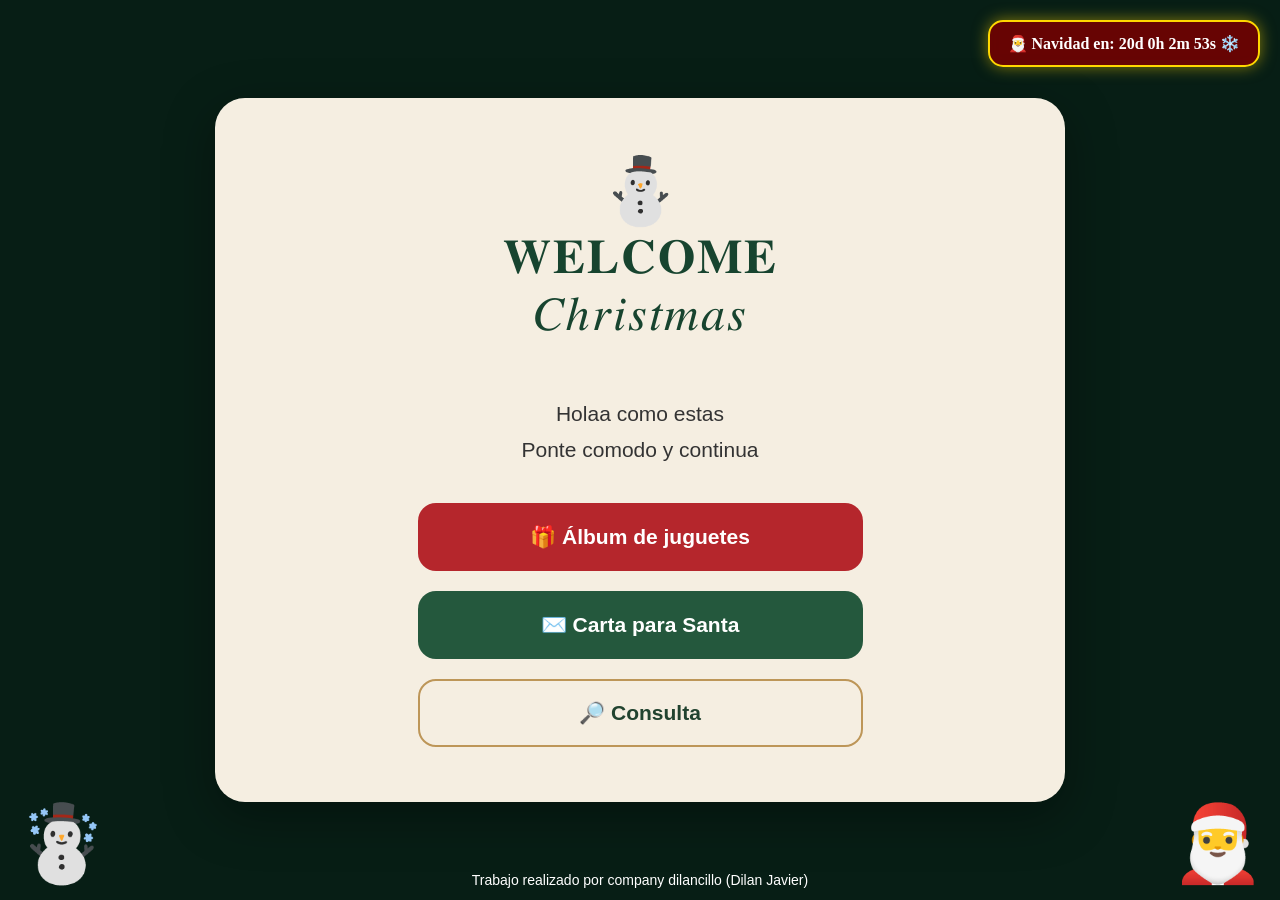
<file: index.html>
<html>
<html lang="es">
<head>
    <meta charset="UTF-8">
    <meta name="viewport" content="width=device-width, initial-scale=1.0">
    <title>Menú Navideño</title>
    <link rel="stylesheet" href="index.css">
    <script src="navidad.js" defer></script>
</head>
<body>

    <video class="video-fondo" autoplay muted loop playsinline>
    <source src="3565-172488151.mp4" type="video/mp4">
</video>

<div class="capa-oscura"></div>

    <div class="nieve"></div>

    <div class="bola-nieve" id="bola">
        ❄️
    </div>

    <main class="contenedor">

        <header class="encabezado">
            <div class="corona">⛄</div>
            <h1>𝐖𝐄𝐋𝐂𝐎𝐌𝐄<br>𝐶ℎ𝑟𝑖𝑠𝑡𝑚𝑎𝑠 </h1>
            <div class="adorno"></div>
        </header>

        <p class="bienvenida">
          Holaa como estas <br>
            Ponte comodo y continua
        </p>

        <nav class="botones">
            <a href="mainalbum.html" class="boton rojo">
                🎁 Álbum de juguetes
            </a>

            <a href="carta.html" class="boton verde">
                ✉️ Carta para Santa
            </a>

            <a href="consulta.html" class="boton dorado">
                🔎 Consulta
            </a>
        </nav>

    </main>

    <div class="personaje nieve-personaje">☃️</div>
    <div class="personaje santa">🎅</div>

    <footer>
       Trabajo realizado por company dilancillo (Dilan Javier)
    </footer>


    <div id="contador-navidad">
    🎅 Navidad en:
    <span id="dias">00</span>d
    <span id="horas">00</span>h
    <span id="minutos">00</span>m
    <span id="segundos">00</span>s ❄️
</div>

<script src="contador.js"></script>
    
</body>
</html>
</file>
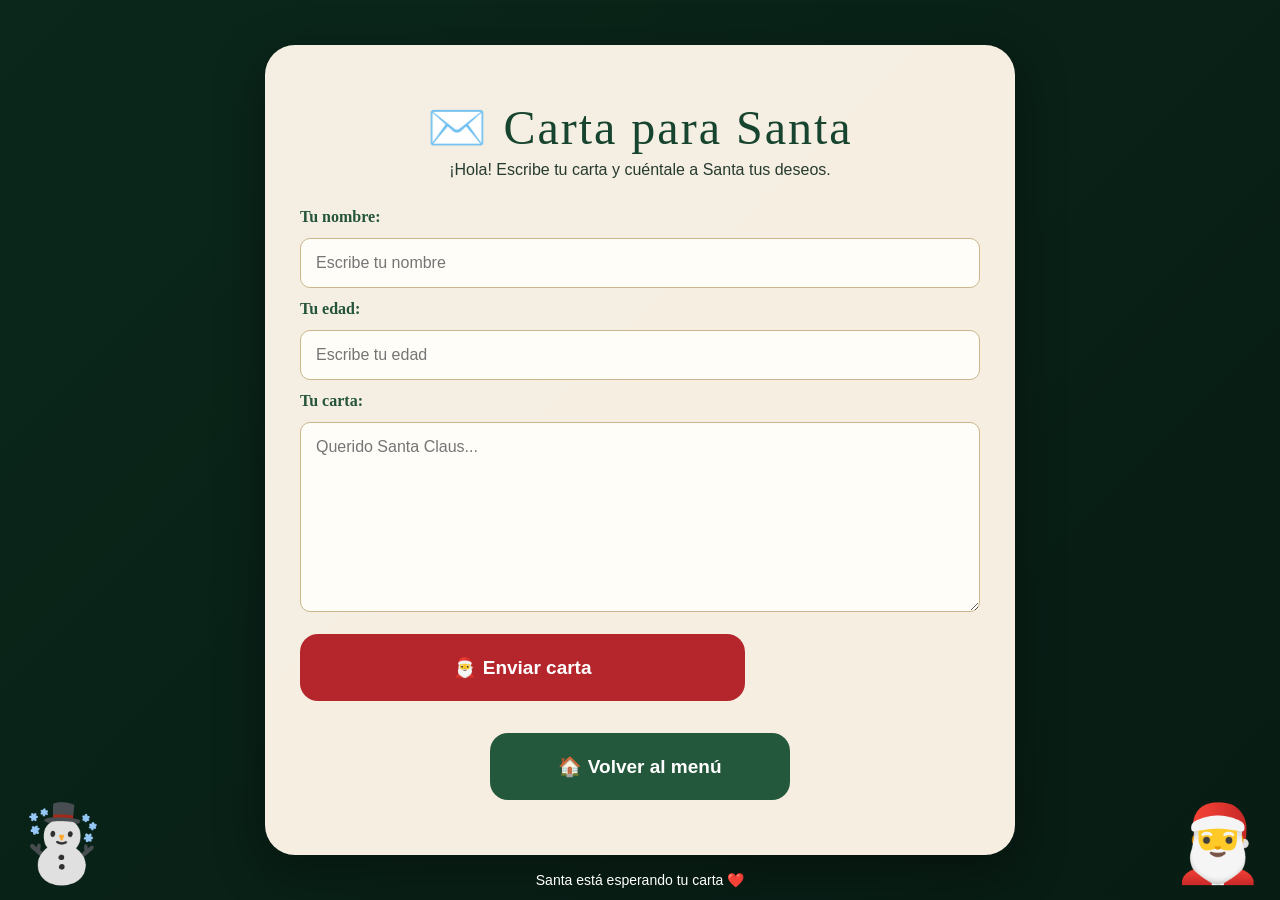
<file: carta.html>
<html>
<html lang="es">
<head>
    <meta charset="UTF-8">
    <meta name="viewport" content="width=device-width, initial-scale=1.0">
    <title>Carta para Santa</title>
    <link rel="stylesheet" href="carta.css">
    <script src="navidad.js" defer></script>
    <script src="carta.js" defer></script>
</head>
<body>

    <video class="video-fondo" autoplay muted loop playsinline>
    <source src="3565-172488151.mp4" type="video/mp4">
</video>

<div class="capa-oscura"></div>

    <div class="nieve"></div>

    <main class="contenedor pagina">

        <h1>✉️ Carta para Santa</h1>

        <p>¡Hola! Escribe tu carta y cuéntale a Santa tus deseos.</p>

        <form id="formulario">

            <label for="nombre">Tu nombre:</label>
            <input type="text" id="nombre"
                   placeholder="Escribe tu nombre" required>

            <label for="edad">Tu edad:</label>
            <input type="number" id="edad"
                   placeholder="Escribe tu edad"
                   min="1" max="120" required>

            <label for="mensaje">Tu carta:</label>
            <textarea id="mensaje"
                placeholder="Querido Santa Claus..."
                required></textarea>

            <button type="submit" class="boton rojo">
                🎅 Enviar carta
            </button>

            <p id="resultado"></p>

        </form>

        <a href="index.html" class="boton verde volver">
            🏠 Volver al menú
        </a>

    </main>

    <div class="personaje nieve-personaje">☃️</div>
    <div class="personaje santa">🎅</div>

    <footer>Santa está esperando tu carta ❤️</footer>

</body>
</html>
</file>
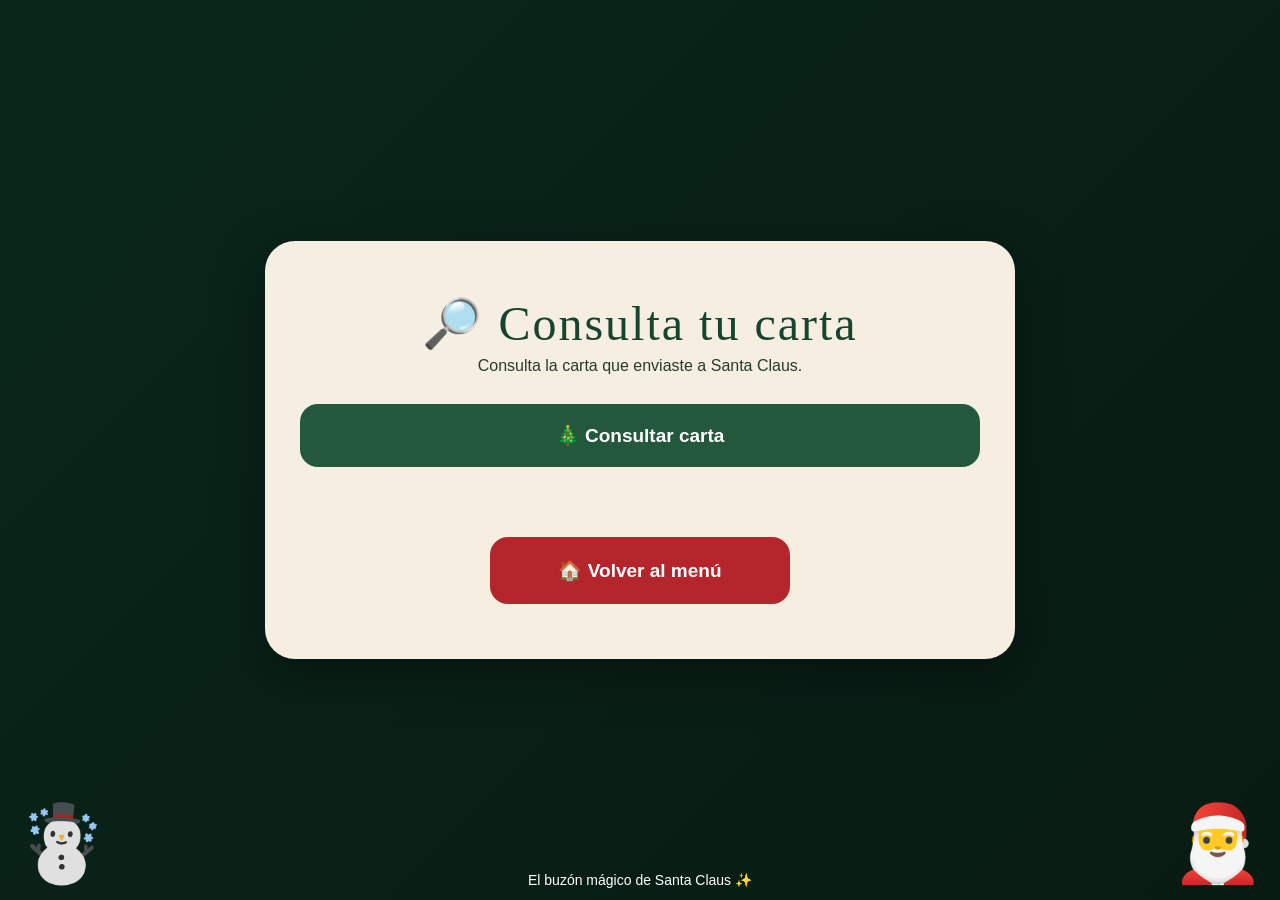
<file: consulta.html>
<html>
<html lang="es">
<head>
    <meta charset="UTF-8">
    <meta name="viewport" content="width=device-width, initial-scale=1.0">
    <title>Consulta tu carta</title>
    <link rel="stylesheet" href="consulta.css">
    <script src="navidad.js" defer></script>
    <script src="carta.js" defer></script>
</head>
<body>

    <video class="video-fondo" autoplay muted loop playsinline>
    <source src="3565-172488151.mp4" type="video/mp4">
</video>

<div class="capa-oscura"></div>

    <div class="nieve"></div>

    <main class="contenedor pagina">

        <h1>🔎 Consulta tu carta</h1>

        <p>Consulta la carta que enviaste a Santa Claus.</p>

        <button id="consultar" class="boton verde">
            🎄 Consultar carta
        </button>

        <section id="datos" class="carta-guardada" hidden>

            <h2>🎅 Carta recibida</h2>

            <p><strong>Nombre:</strong> <span id="nombreGuardado"></span></p>

            <p><strong>Edad:</strong> <span id="edadGuardada"></span></p>

            <h3>Mensaje:</h3>

            <div id="mensajeGuardado"></div>

        </section>

        <p id="aviso"></p>

        <a href="index.html" class="boton rojo volver">
            🏠 Volver al menú
        </a>

    </main>

    <div class="personaje nieve-personaje">☃️</div>
    <div class="personaje santa">🎅</div>

    <footer>El buzón mágico de Santa Claus ✨</footer>

</body>
</html>
</file>
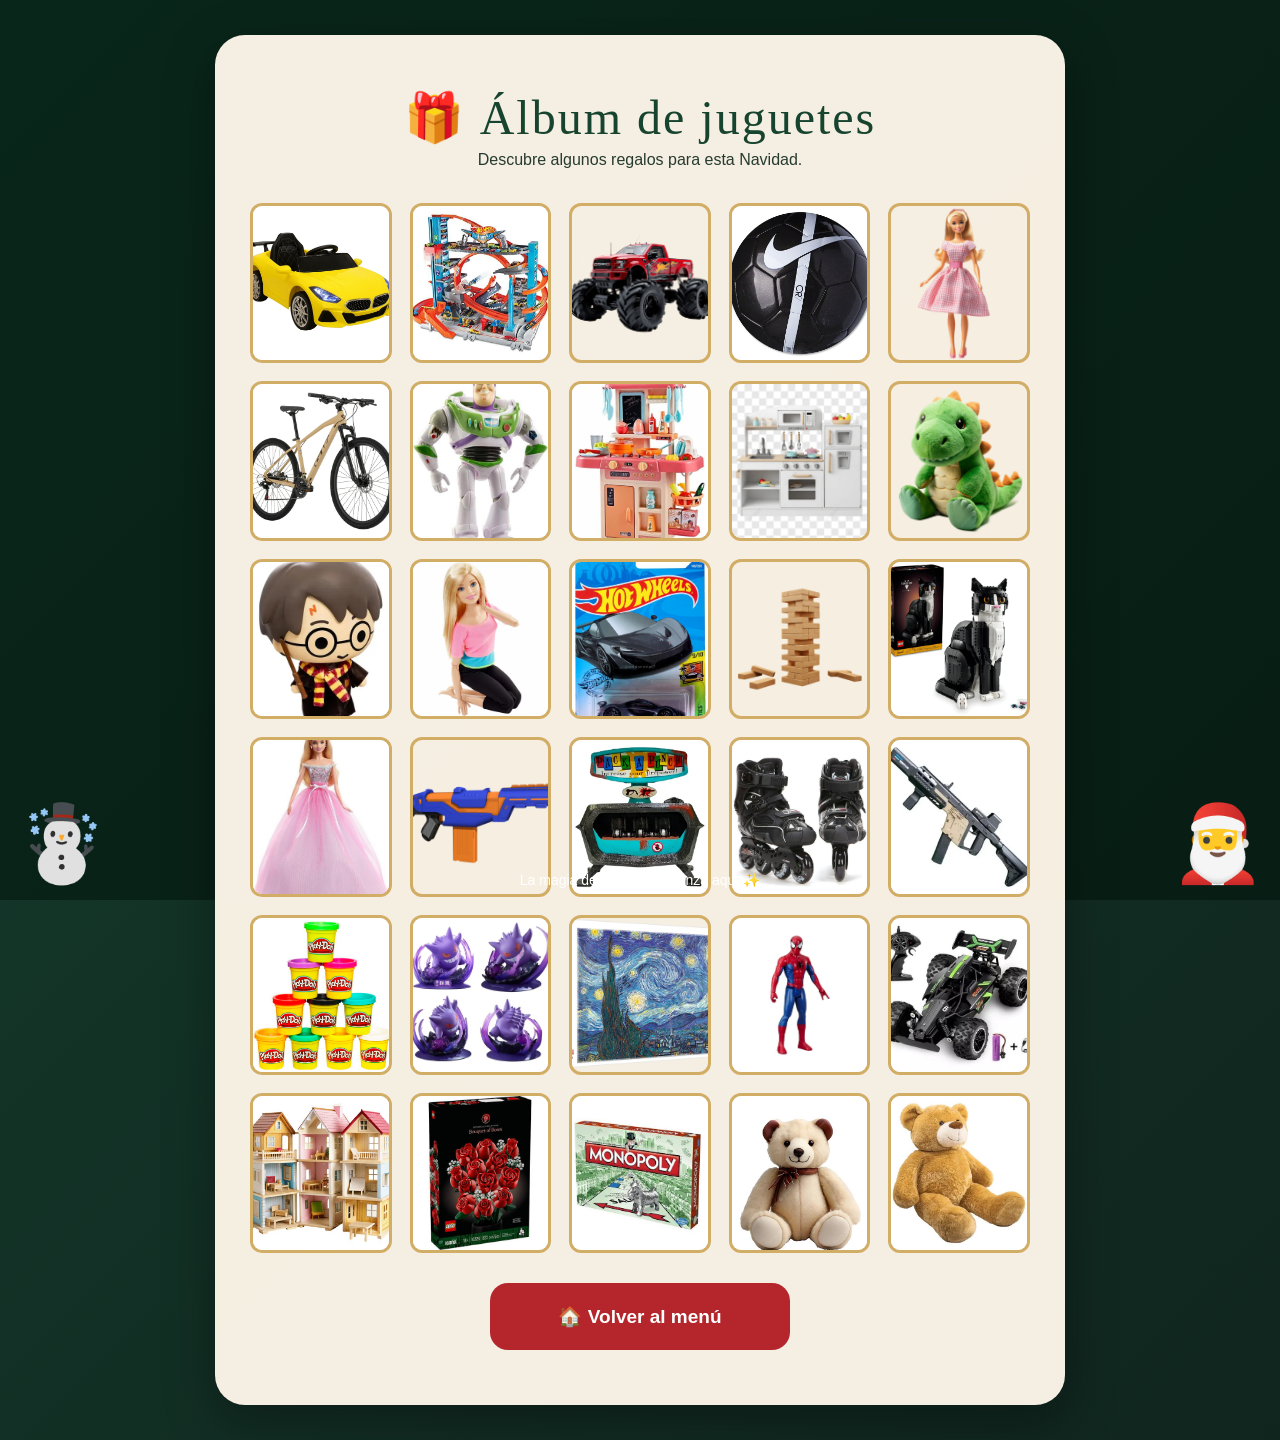
<file: mainalbum.html>
<html>
<html lang="es">
<head>
    <meta charset="UTF-8">
    <meta name="viewport" content="width=device-width, initial-scale=1.0">
    <title>Álbum de juguetes</title>
    <link rel="stylesheet" href="mainalbum.css">
    <script src="navidad.js" defer></script>
</head>
<body>

    <video class="video-fondo" autoplay muted loop playsinline>
    <source src="3565-172488151.mp4" type="video/mp4">
</video>

<div class="capa-oscura"></div>

    <div class="nieve"></div>

    <main class="contenedor pagina">
        <h1>🎁 Álbum de juguetes</h1>
        <p>Descubre algunos regalos para esta Navidad.</p>

      <section class="galeria">

    <div class="juguete">
        <img src="auto montable.jpg" alt="Juguete 1">
    </div>

    <div class="juguete">
        <img src="88f3281b89f314ed0b6603752f947865pista de hot wheels.jpg" alt="Juguete 2">
    </div>

    <div class="juguete">
        <img src="auto.png" alt="Juguete 3">
    </div>

    <div class="juguete">
        <img src="balon de futblo.jpg" alt="Juguete 4">
    </div>

    <div class="juguete">
        <img src="barbie.webp" alt="Juguete 5">
    </div>

    <div class="juguete">
        <img src="bicicleta.webp" alt="Juguete 6">
    </div>

    <div class="juguete">
        <img src="buzzer.jpg" alt="Juguete 7">
    </div>

    <div class="juguete">
        <img src="cna de jugete.jpg" alt="Juguete 8">
    </div>

    <div class="juguete">
        <img src="cocnina infantil.webp" alt="Juguete 9">
    </div>

    <div class="juguete">
        <img src="dinosaurio.png" alt="Juguete 10">
    </div>

    <div class="juguete">
        <img src="figura hrry.webp" alt="Juguete 11">
    </div>

    <div class="juguete">
        <img src="file.png" alt="Juguete 12">
    </div>

    <div class="juguete">
        <img src="hot wheels.jpg" alt="Juguete 13">
    </div>

    <div class="juguete">
        <img src="jenga.png" alt="Juguete 14">
    </div>

    <div class="juguete">
        <img src="lego de gatito.png" alt="Juguete 15">
    </div>

    <div class="juguete">
        <img src="muñecas.jpg" alt="Juguete 16">
    </div>

    <div class="juguete">
        <img src="nerf.png" alt="Juguete 17">
    </div>

    <div class="juguete">
        <img src="pack a punch.webp" alt="Juguete 18">
    </div>

    <div class="juguete">
        <img src="patines.jpg" alt="Juguete 19">
    </div>

    <div class="juguete">
        <img src="pistola de hidrogel.webp" alt="Juguete 20">
    </div>

    <div class="juguete">
        <img src="playdo.jpg" alt="Juguete 21">
    </div>

    <div class="juguete">
        <img src="pokemon.jpg" alt="Juguete 22">
    </div>

    <div class="juguete">
        <img src="rompecabezas.webp" alt="Juguete 23">
    </div>

    <div class="juguete">
        <img src="spiderman.webp" alt="Juguete 24">
    </div>

    <div class="juguete">
        <img src="terreneitor.jpg" alt="Juguete 25">
    </div>

    <div class="juguete">
        <img src="casa de muñecas.jfif" alt="Juguete 26">
    </div>

    <div class="juguete">
        <img src="lego de flores.jfif"Juguete 27">
    </div>

    <div class="juguete">
        <img src="monopoli.jfif" alt="Juguete 28">
    </div>

    <div class="juguete">
        <img src="osito.jfif" alt="Juguete 29">
    </div>

    <div class="juguete">
        <img src="pl gigante.jfif" alt="Juguete 30">
    </div>

</section>

        <a href="index.html" class="boton rojo volver">
            🏠 Volver al menú
        </a>
    </main>

    <div class="personaje nieve-personaje">☃️</div>
    <div class="personaje santa">🎅</div>

    <footer>La magia de regalar comienza aquí ✨</footer>

</body>
</html>
</file>
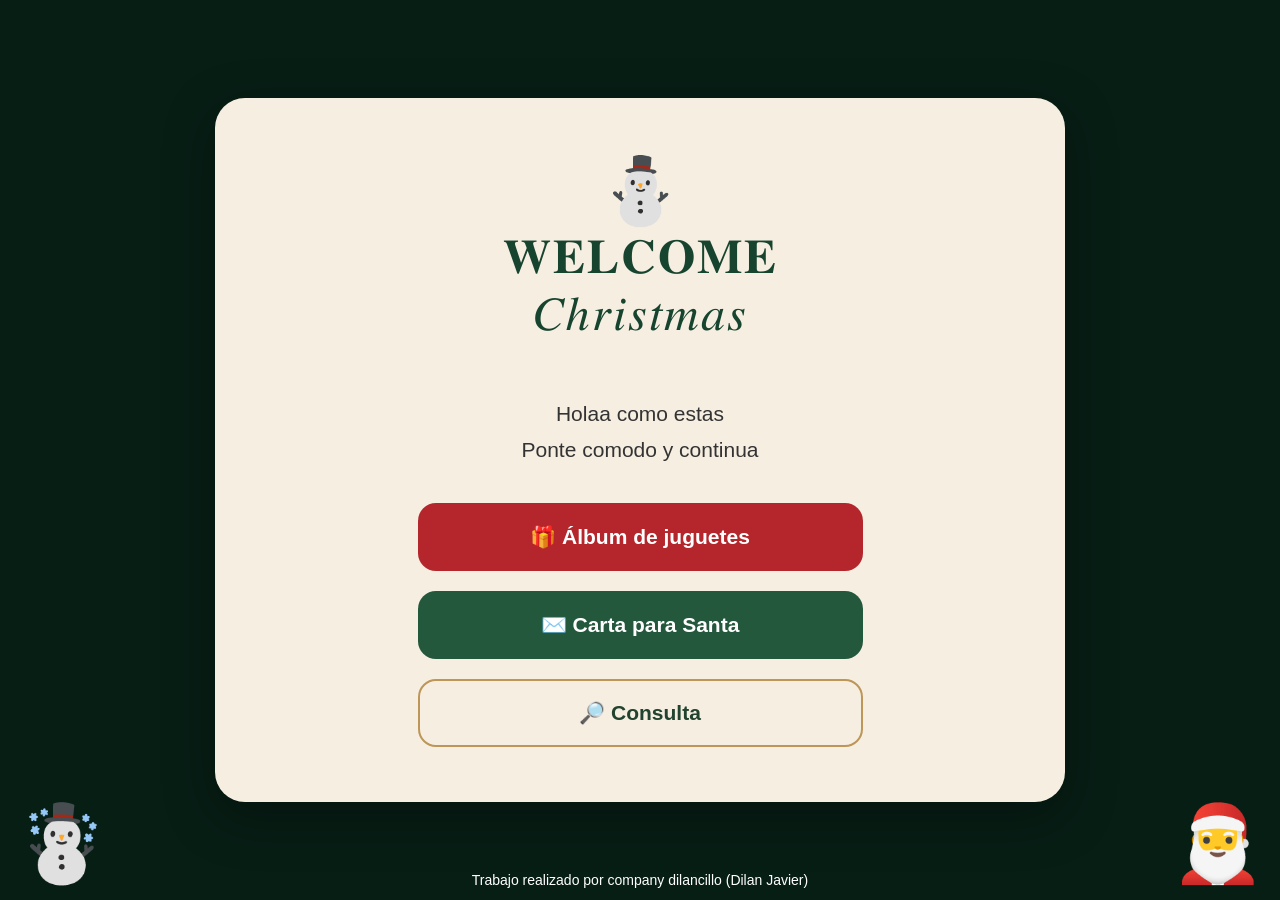
<file: mainindex.html>
<html>
<html lang="es">
<head>
    <meta charset="UTF-8">
    <meta name="viewport" content="width=device-width, initial-scale=1.0">
    <title>Menú Navideño</title>
    <link rel="stylesheet" href="mainindex.css">
    <script src="navidad.js" defer></script>
</head>
<body>

    <video class="video-fondo" autoplay muted loop playsinline>
    <source src="3565-172488151.mp4" type="video/mp4">
</video>

<div class="capa-oscura"></div>

    <div class="nieve"></div>

    <div class="bola-nieve" id="bola">
        ❄️
    </div>

    <main class="contenedor">

        <header class="encabezado">
            <div class="corona">⛄</div>
            <h1>𝐖𝐄𝐋𝐂𝐎𝐌𝐄<br>𝐶ℎ𝑟𝑖𝑠𝑡𝑚𝑎𝑠 </h1>
            <div class="adorno"></div>
        </header>

        <p class="bienvenida">
          Holaa como estas <br>
            Ponte comodo y continua
        </p>

        <nav class="botones">
            <a href="mainalbum.html" class="boton rojo">
                🎁 Álbum de juguetes
            </a>

            <a href="maincarta.html" class="boton verde">
                ✉️ Carta para Santa
            </a>

            <a href="mainconsulta.html" class="boton dorado">
                🔎 Consulta
            </a>
        </nav>

    </main>

    <div class="personaje nieve-personaje">☃️</div>
    <div class="personaje santa">🎅</div>

    <footer>
       Trabajo realizado por company dilancillo (Dilan Javier)
    </footer>

</body>
</html>
</file>
<file: index.css>
@import url("base.css");

body {
    background: #102b22;
}
.encabezado {
    display: flex;
    flex-direction: column;
    align-items: center;
}

.contenedor {
    max-width: 1140px;
    padding: 55px 30px;
}

.corona {
    font-size: 65px;
}

.bienvenida {
    color: #333;
}

.boton {
    font-size: 21px;
}



.bola-nieve {
    position: fixed;
    top: -150px;
    left: 50%;
    transform: translateX(-50%);
    font-size: 100px;
    z-index: 20;
    opacity: 0;
    animation: impacto 2.2s ease-in forwards;
    pointer-events: none;
}

#contador-navidad {
    position: fixed;
    top: 20px;
    right: 20px;
    z-index: 9999;

    background: rgba(120, 0, 0, 0.85);
    color: white;

    padding: 12px 18px;
    border-radius: 15px;
    border: 2px solid gold;

    font-family: cursive;
    font-size: 16px;
    font-weight: bold;

    box-shadow: 0 0 15px rgba(255, 215, 0, 0.5);
    backdrop-filter: blur(8px);
}

@keyframes impacto {
    0% {
        top: -150px;
        opacity: 1;
        transform: translateX(-50%) rotate(0);
    }

    65% {
        top: 43%;
        opacity: 1;
        transform: translateX(-50%) rotate(360deg);
    }

    80% {
        top: 40%;
        transform: translateX(-50%) scale(1.5);
    }

    100% {
        top: 40%;
        opacity: 0;
        transform: translateX(-50%) scale(3);
    }
}
</file>
<file: carta.css>
@import url("base.css");

body {
    background: linear-gradient(135deg, #183e2e, #10251d);
}

.pagina {
    max-width: 750px;
}

.pagina > p {
    font-family: Arial, sans-serif;
    margin-bottom: 25px;
}

form {
    display: flex;
    flex-direction: column;
    text-align: left;
    gap: 12px;
}

label {
    font-weight: bold;
    color: #24543b;
}

input, textarea {
    width: 100%;
    padding: 15px;
    border: 1px solid #cbb68e;
    border-radius: 10px;
    font-family: Arial, sans-serif;
    font-size: 16px;
    background: #fffdf8;
}

textarea {
    min-height: 190px;
    resize: vertical;
}

input:focus, textarea:focus {
    outline: 2px solid #b78e4d;
    border-color: transparent;
}

form button {
    cursor: pointer;
    margin-top: 10px;
    width: 100%;
}

.volver {
    display: inline-block;
    margin-top: 20px;
    max-width: 300px;
    text-align: center;
}

#resultado {
    text-align: center;
    font-weight: bold;
    color: #24583d;
}
</file>
<file: consulta.css>
@import url("base.css");

body {
    background: linear-gradient(135deg, #173d2d, #10231c);
}

.pagina {
    max-width: 750px;
}

.pagina > p {
    font-family: Arial, sans-serif;
    margin-bottom: 25px;
}

#consultar {
    border: none;
    cursor: pointer;
    width: 100%;
    margin-bottom: 25px;
}

.carta-guardada {
    text-align: left;
    background: #fffaf0;
    padding: 25px;
    border: 2px dashed #c4a16b;
    border-radius: 15px;
    margin-top: 15px;
}

.carta-guardada h2 {
    text-align: center;
}

.carta-guardada h3 {
    margin: 20px 0 10px;
    color: #24583d;
}

#mensajeGuardado {
    white-space: pre-wrap;
    overflow-wrap: anywhere;
    line-height: 1.8;
    font-family: Georgia, serif;
}

.volver {
    display: inline-block;
    margin-top: 20px;
    max-width: 300px;
    text-align: center;
}

#aviso {
    color: #a12626;
    font-weight: bold;
}
</file>
<file: mainalbum.css>
@import url("base.css");

body {
    background: linear-gradient(135deg, #153c2d, #10251e);
}

.pagina {
    max-width: 1050px;
    margin: auto;
}

.pagina > p {
    margin-bottom: 30px;
    font-family: Arial, sans-serif;
}

.galeria {
    display: grid;
    grid-template-columns: repeat(5, 1fr);
    gap: 18px;
}

.juguete img {
    width: 100%;
    height: 160px;
    object-fit: cover;
    border-radius: 12px;
    border: 3px solid #d2ad65;
}

@media(max-width: 700px) {
    .galeria {
        grid-template-columns: repeat(2, 1fr);
    }
}


.juguete h2 {
    font-size: 19px;
}

.juguete p {
    font-family: Arial, sans-serif;
    font-size: 14px;
}

.volver {
    display: inline-block;
    margin-top: 30px;
    max-width: 300px;
}

@media(max-width: 700px) {
    .galeria {
        grid-template-columns: repeat(2, 1fr);
    }
}

@media(max-width: 450px) {
    .galeria {
        grid-template-columns: 1fr;
    }
}
</file>
<file: mainindex.css>
@import url("base.css");

body {
    background: #102b22;
}
.encabezado {
    display: flex;
    flex-direction: column;
    align-items: center;
}

.contenedor {
    max-width: 1140px;
    padding: 55px 30px;
}

.corona {
    font-size: 65px;
}

.bienvenida {
    color: #333;
}

.boton {
    font-size: 21px;
}



.bola-nieve {
    position: fixed;
    top: -150px;
    left: 50%;
    transform: translateX(-50%);
    font-size: 100px;
    z-index: 20;
    opacity: 0;
    animation: impacto 2.2s ease-in forwards;
    pointer-events: none;
}

@keyframes impacto {
    0% {
        top: -150px;
        opacity: 1;
        transform: translateX(-50%) rotate(0);
    }

    65% {
        top: 43%;
        opacity: 1;
        transform: translateX(-50%) rotate(360deg);
    }

    80% {
        top: 40%;
        transform: translateX(-50%) scale(1.5);
    }

    100% {
        top: 40%;
        opacity: 0;
        transform: translateX(-50%) scale(3);
    }
}
</file>
